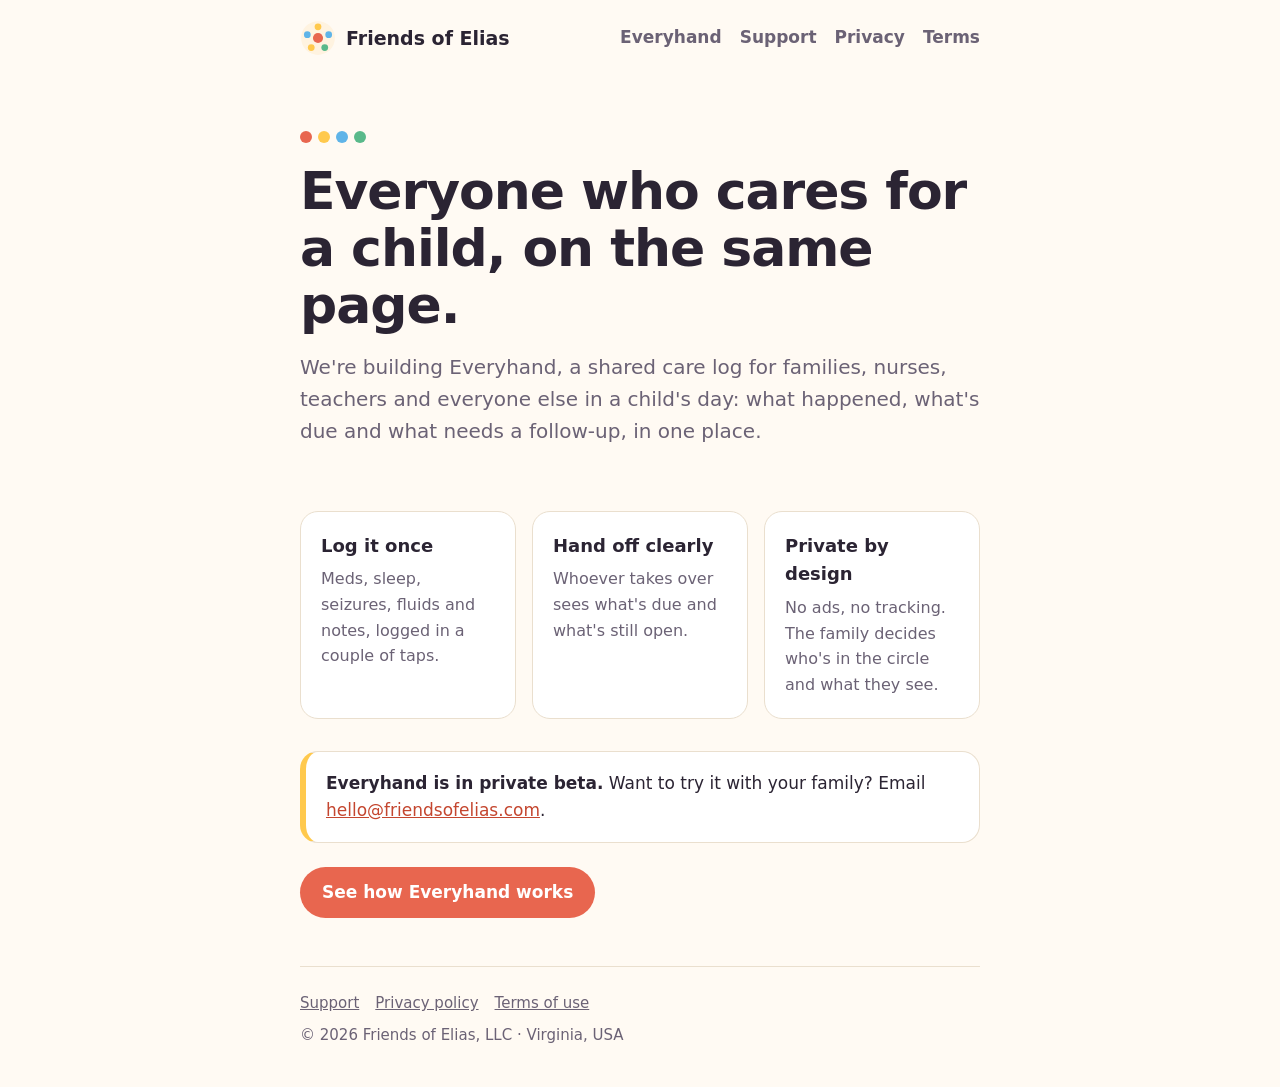
<file: index.html>
<!doctype html>
<html lang="en">
<head>
  <meta charset="utf-8">
  <meta name="viewport" content="width=device-width, initial-scale=1">
  <title>Friends of Elias</title>
  <meta name="description" content="Friends of Elias, LLC makes Everyhand, a shared care log that helps families and caregivers share the care of a child with complex needs.">
  <link rel="icon" href="/favicon.svg" type="image/svg+xml">
  <link rel="stylesheet" href="/styles.css">
</head>
<body>
  <div class="wrap">
    <header class="site">
      <a class="brand" href="/"><img src="/favicon.svg" alt="" width="36" height="36">Friends of Elias</a>
      <nav class="site" aria-label="Main">
        <a href="https://geteveryhand.com/">Everyhand</a>
        <a href="/support/">Support</a>
        <a href="/privacy/">Privacy</a>
        <a href="/terms/">Terms</a>
      </nav>
    </header>

    <main>
      <section class="hero">
        <div class="dots" aria-hidden="true">
          <span style="background:var(--accent)"></span><span style="background:var(--sun)"></span>
          <span style="background:var(--sky)"></span><span style="background:var(--leaf)"></span>
        </div>
        <h1>Everyone who cares for a child, on the same page.</h1>
        <p>We're building Everyhand, a shared care log for families, nurses, teachers and everyone
          else in a child's day: what happened, what's due and what needs a follow-up, in one place.</p>
      </section>

      <div class="cards">
        <div class="card">
          <h3>Log it once</h3>
          <p>Meds, sleep, seizures, fluids and notes, logged in a couple of taps.</p>
        </div>
        <div class="card">
          <h3>Hand off clearly</h3>
          <p>Whoever takes over sees what's due and what's still open.</p>
        </div>
        <div class="card">
          <h3>Private by design</h3>
          <p>No ads, no tracking. The family decides who's in the circle and what they see.</p>
        </div>
      </div>

      <div class="callout">
        <p><strong>Everyhand is in private beta.</strong> Want to try it with your family?
          Email <a href="mailto:hello@friendsofelias.com">hello@friendsofelias.com</a>.</p>
      </div>

      <p><a class="button" href="https://geteveryhand.com/">See how Everyhand works</a></p>
    </main>

    <footer class="site">
      <nav aria-label="Footer">
        <a href="/support/">Support</a>
        <a href="/privacy/">Privacy policy</a>
        <a href="/terms/">Terms of use</a>
      </nav>
      <div>© 2026 Friends of Elias, LLC · Virginia, USA</div>
    </footer>
  </div>
</body>
</html>
</file>
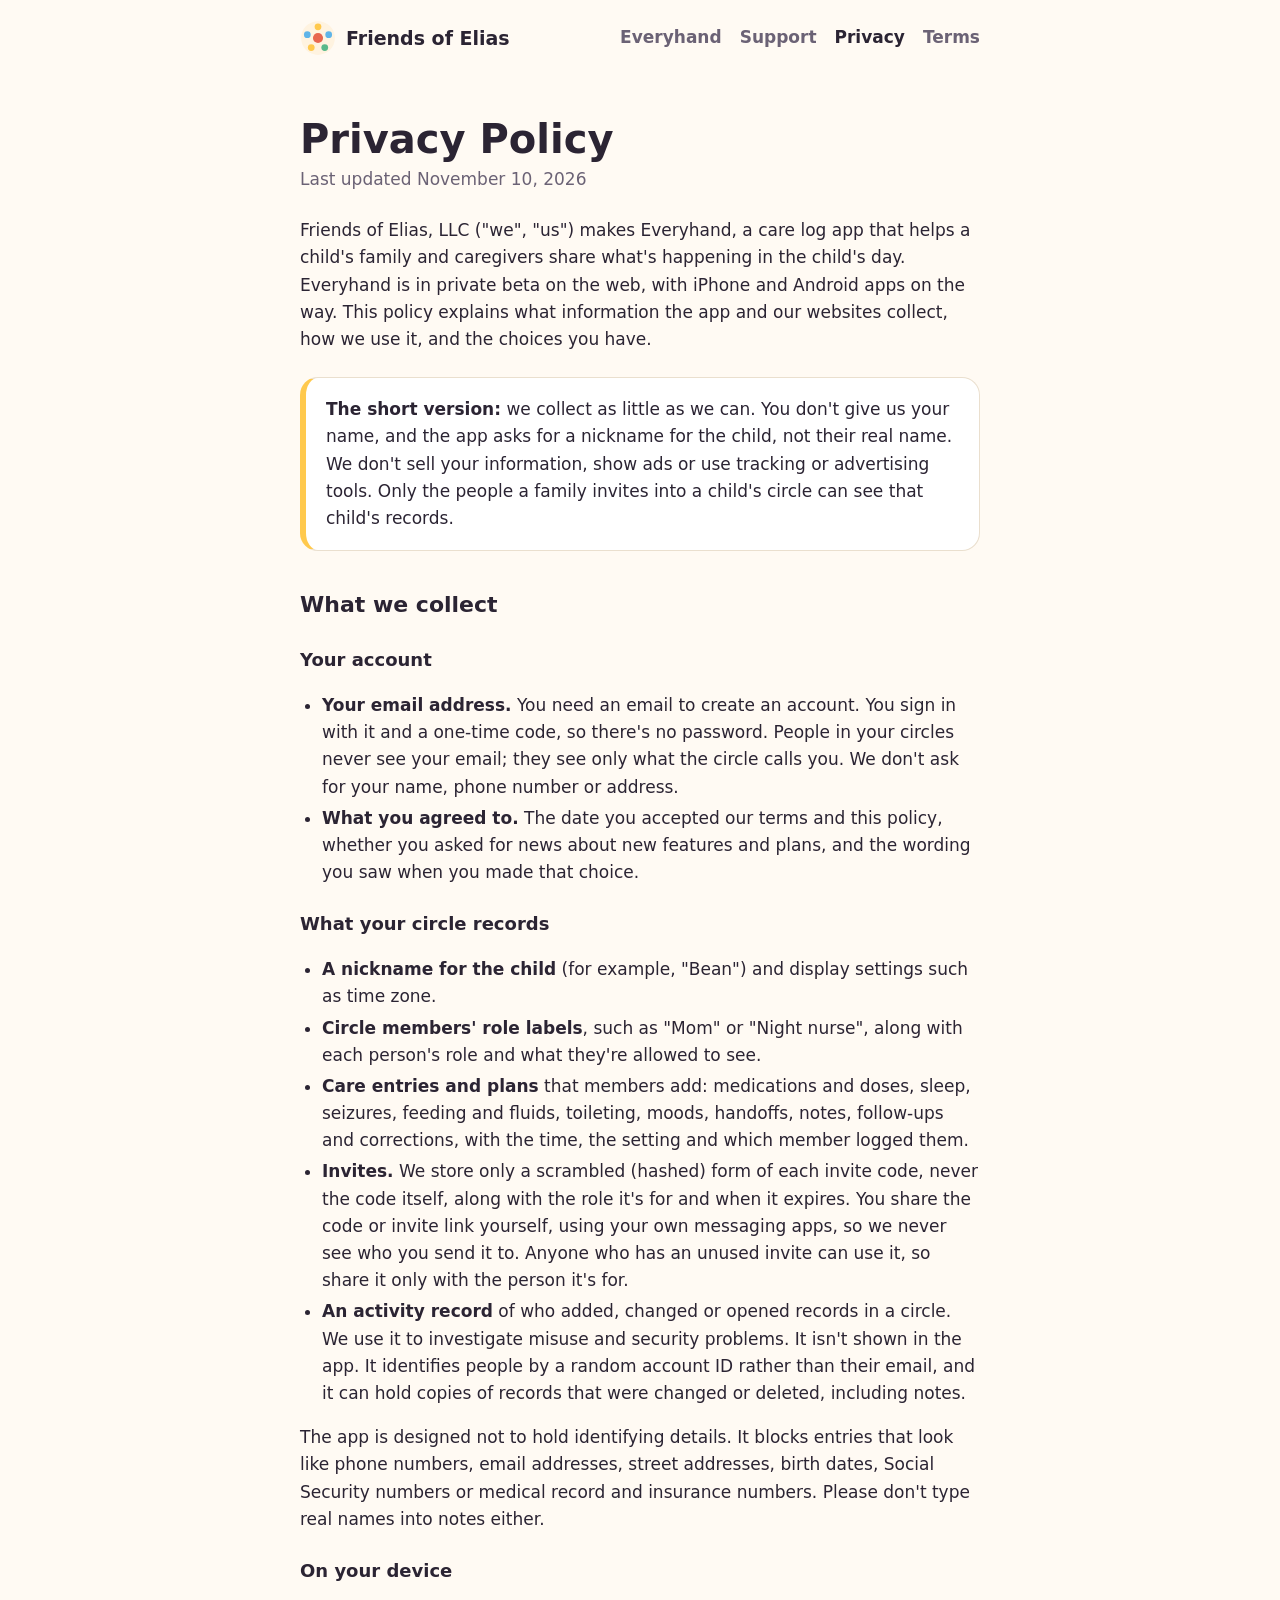
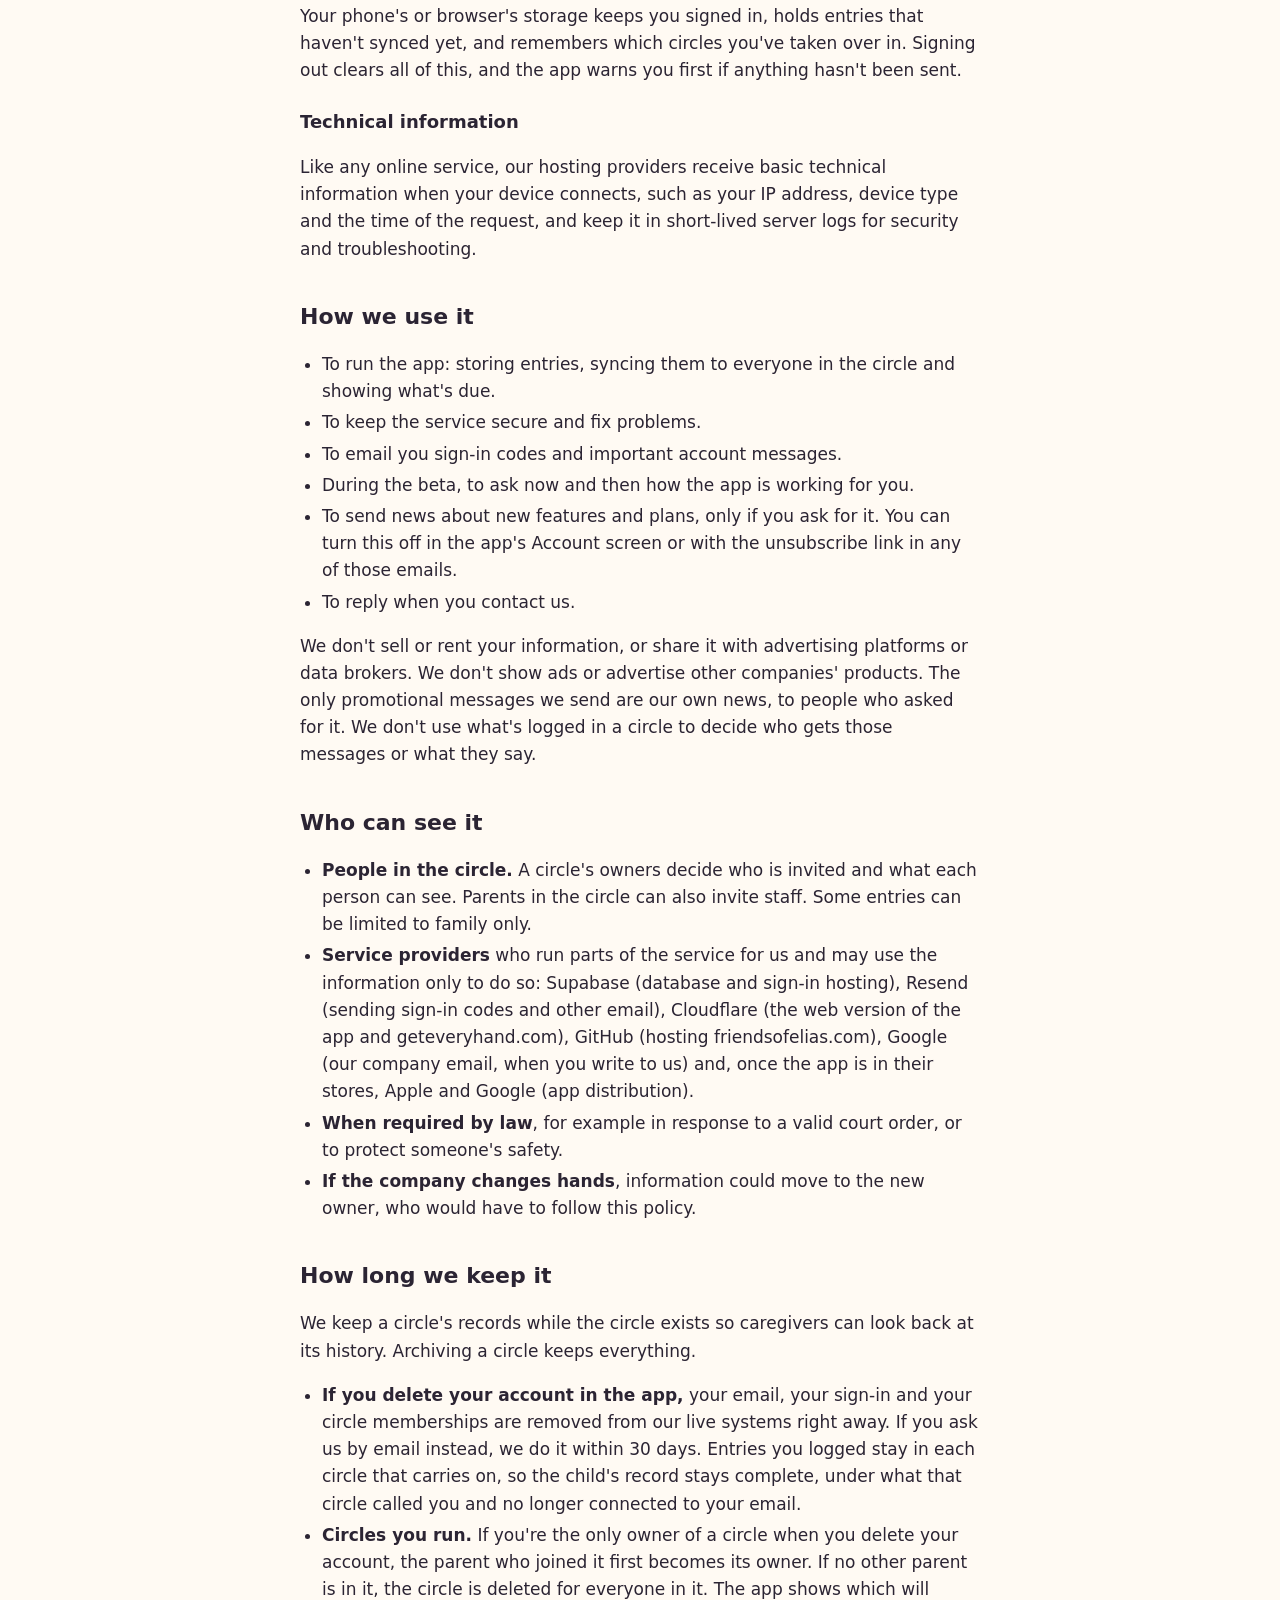
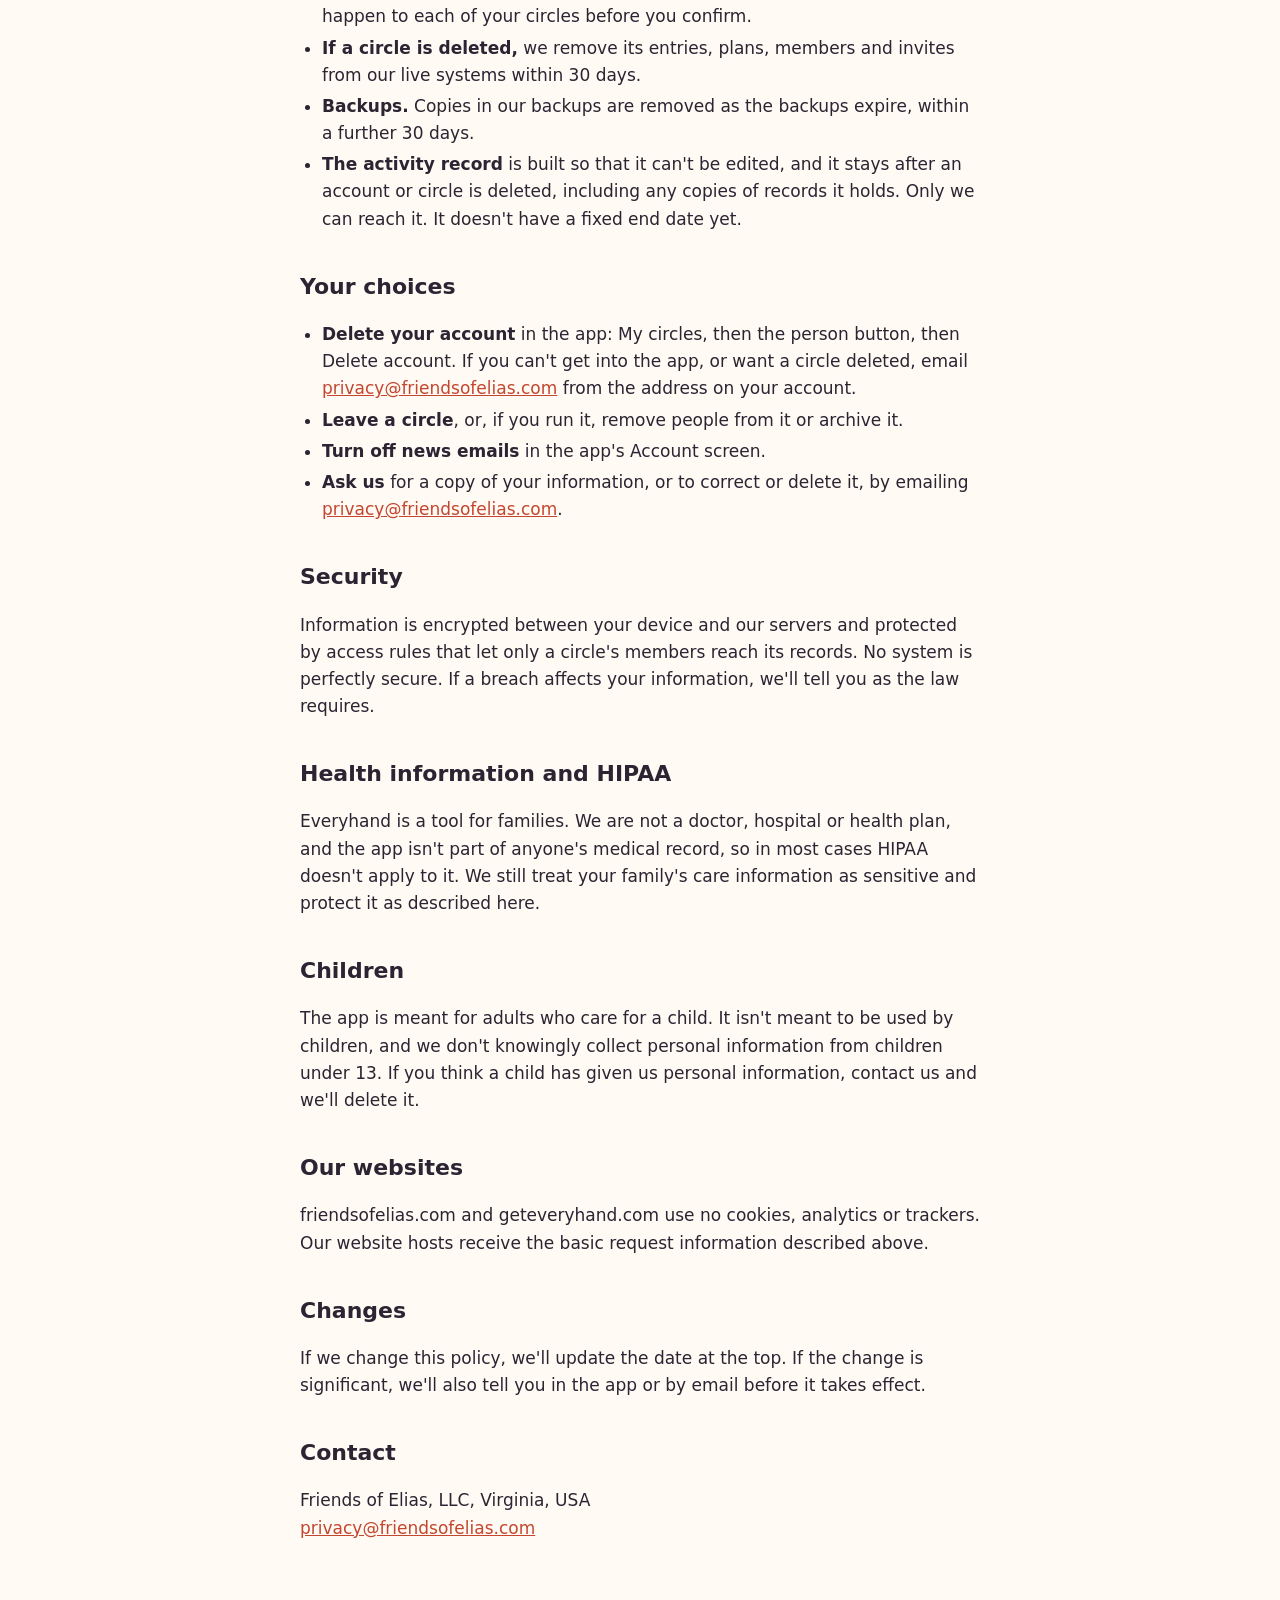
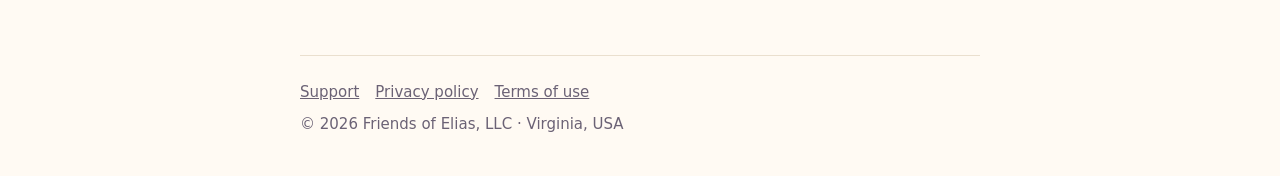
<file: privacy/index.html>
<!doctype html>
<html lang="en">
<head>
  <meta charset="utf-8">
  <meta name="viewport" content="width=device-width, initial-scale=1">
  <title>Privacy Policy · Friends of Elias</title>
  <meta name="description" content="How Everyhand, the care log app from Friends of Elias, handles your family's information.">
  <link rel="icon" href="/favicon.svg" type="image/svg+xml">
  <link rel="stylesheet" href="/styles.css">
</head>
<body>
  <div class="wrap">
    <header class="site">
      <a class="brand" href="/"><img src="/favicon.svg" alt="" width="36" height="36">Friends of Elias</a>
      <nav class="site" aria-label="Main">
        <a href="https://geteveryhand.com/">Everyhand</a>
        <a href="/support/">Support</a>
        <a href="/privacy/" aria-current="page">Privacy</a>
        <a href="/terms/">Terms</a>
      </nav>
    </header>

    <main class="doc">
      <h1>Privacy Policy</h1>
      <p class="updated">Last updated November 10, 2026</p>

      <p>Friends of Elias, LLC ("we", "us") makes Everyhand, a care log app that helps a child's
        family and caregivers share what's happening in the child's day. Everyhand is in private
        beta on the web, with iPhone and Android apps on the way. This policy explains what
        information the app and our websites collect, how we use it, and the choices you have.</p>

      <div class="callout">
        <p><strong>The short version:</strong> we collect as little as we can. You don't give us your
          name, and the app asks for a nickname for the child, not their real name. We don't sell
          your information, show ads or use tracking or advertising tools. Only the people a family
          invites into a child's circle can see that child's records.</p>
      </div>

      <h2>What we collect</h2>
      <h3>Your account</h3>
      <ul>
        <li><strong>Your email address.</strong> You need an email to create an account. You sign in
          with it and a one-time code, so there's no password. People in your circles never see your
          email; they see only what the circle calls you. We don't ask for your name, phone number
          or address.</li>
        <li><strong>What you agreed to.</strong> The date you accepted our terms and this policy,
          whether you asked for news about new features and plans, and the wording you saw when you
          made that choice.</li>
      </ul>

      <h3>What your circle records</h3>
      <ul>
        <li><strong>A nickname for the child</strong> (for example, "Bean") and display settings
          such as time zone.</li>
        <li><strong>Circle members' role labels</strong>, such as "Mom" or "Night nurse", along with
          each person's role and what they're allowed to see.</li>
        <li><strong>Care entries and plans</strong> that members add: medications and doses, sleep,
          seizures, feeding and fluids, toileting, moods, handoffs, notes, follow-ups and
          corrections, with the time, the setting and which member logged them.</li>
        <li><strong>Invites.</strong> We store only a scrambled (hashed) form of each invite code,
          never the code itself, along with the role it's for and when it expires. You share the
          code or invite link yourself, using your own messaging apps, so we never see who you send
          it to. Anyone who has an unused invite can use it, so share it only with the person it's
          for.</li>
        <li><strong>An activity record</strong> of who added, changed or opened records in a circle.
          We use it to investigate misuse and security problems. It isn't shown in the app. It
          identifies people by a random account ID rather than their email, and it can hold copies
          of records that were changed or deleted, including notes.</li>
      </ul>
      <p>The app is designed not to hold identifying details. It blocks entries that look like
        phone numbers, email addresses, street addresses, birth dates, Social Security numbers or
        medical record and insurance numbers. Please don't type real names into notes either.</p>

      <h3>On your device</h3>
      <p>Your phone's or browser's storage keeps you signed in, holds entries that haven't synced yet,
        and remembers which circles you've taken over in. Signing out clears all of this, and the app
        warns you first if anything hasn't been sent.</p>

      <h3>Technical information</h3>
      <p>Like any online service, our hosting providers receive basic technical information when
        your device connects, such as your IP address, device type and the time of the request,
        and keep it in short-lived server logs for security and troubleshooting.</p>

      <h2>How we use it</h2>
      <ul>
        <li>To run the app: storing entries, syncing them to everyone in the circle and showing
          what's due.</li>
        <li>To keep the service secure and fix problems.</li>
        <li>To email you sign-in codes and important account messages.</li>
        <li>During the beta, to ask now and then how the app is working for you.</li>
        <li>To send news about new features and plans, only if you ask for it. You can turn this off
          in the app's Account screen or with the unsubscribe link in any of those emails.</li>
        <li>To reply when you contact us.</li>
      </ul>
      <p>We don't sell or rent your information, or share it with advertising platforms or data
        brokers. We don't show ads or advertise other companies' products. The only promotional
        messages we send are our own news, to people who asked for it. We don't use what's logged in
        a circle to decide who gets those messages or what they say.</p>

      <h2>Who can see it</h2>
      <ul>
        <li><strong>People in the circle.</strong> A circle's owners decide who is invited and what
          each person can see. Parents in the circle can also invite staff. Some entries can be
          limited to family only.</li>
        <li><strong>Service providers</strong> who run parts of the service for us and may use the
          information only to do so: Supabase (database and sign-in hosting), Resend (sending sign-in
          codes and other email), Cloudflare (the web version of the app and geteveryhand.com),
          GitHub (hosting friendsofelias.com), Google (our company email, when you write to us) and,
          once the app is in their stores, Apple and Google (app distribution).</li>
        <li><strong>When required by law</strong>, for example in response to a valid court order, or
          to protect someone's safety.</li>
        <li><strong>If the company changes hands</strong>, information could move to the new owner,
          who would have to follow this policy.</li>
      </ul>

      <h2>How long we keep it</h2>
      <p>We keep a circle's records while the circle exists so caregivers can look back at its
        history. Archiving a circle keeps everything.</p>
      <ul>
        <li><strong>If you delete your account in the app,</strong> your email, your sign-in and your
          circle memberships are removed from our live systems right away. If you ask us by email
          instead, we do it within 30 days. Entries you logged stay in each circle that carries on,
          so the child's record stays complete, under what that circle called you and no longer
          connected to your email.</li>
        <li><strong>Circles you run.</strong> If you're the only owner of a circle when you delete
          your account, the parent who joined it first becomes its owner. If no other parent is in
          it, the circle is deleted for everyone in it. The app shows which will happen to each of
          your circles before you confirm.</li>
        <li><strong>If a circle is deleted,</strong> we remove its entries, plans, members and invites
          from our live systems within 30 days.</li>
        <li><strong>Backups.</strong> Copies in our backups are removed as the backups expire, within
          a further 30 days.</li>
        <li><strong>The activity record</strong> is built so that it can't be edited, and it stays
          after an account or circle is deleted, including any copies of records it holds. Only we
          can reach it. It doesn't have a fixed end date yet.</li>
      </ul>

      <h2>Your choices</h2>
      <ul>
        <li><strong>Delete your account</strong> in the app: My circles, then the person button,
          then Delete account. If you can't get into the app, or want a circle deleted, email
          <a href="mailto:privacy@friendsofelias.com">privacy@friendsofelias.com</a> from the address
          on your account.</li>
        <li><strong>Leave a circle</strong>, or, if you run it, remove people from it or archive
          it.</li>
        <li><strong>Turn off news emails</strong> in the app's Account screen.</li>
        <li><strong>Ask us</strong> for a copy of your information, or to correct or delete it, by
          emailing <a href="mailto:privacy@friendsofelias.com">privacy@friendsofelias.com</a>.</li>
      </ul>

      <h2>Security</h2>
      <p>Information is encrypted between your device and our servers and protected by access
        rules that let only a circle's members reach its records. No system is perfectly secure.
        If a breach affects your information, we'll tell you as the law requires.</p>

      <h2>Health information and HIPAA</h2>
      <p>Everyhand is a tool for families. We are not a doctor, hospital or health plan, and the app
        isn't part of anyone's medical record, so in most cases HIPAA doesn't apply to it. We still
        treat your family's care information as sensitive and protect it as described here.</p>

      <h2>Children</h2>
      <p>The app is meant for adults who care for a child. It isn't meant to be used by children,
        and we don't knowingly collect personal information from children under 13. If you think a
        child has given us personal information, contact us and we'll delete it.</p>

      <h2>Our websites</h2>
      <p>friendsofelias.com and geteveryhand.com use no cookies, analytics or trackers. Our website
        hosts receive the basic request information described above.</p>

      <h2>Changes</h2>
      <p>If we change this policy, we'll update the date at the top. If the change is significant,
        we'll also tell you in the app or by email before it takes effect.</p>

      <h2>Contact</h2>
      <p>Friends of Elias, LLC, Virginia, USA<br>
        <a href="mailto:privacy@friendsofelias.com">privacy@friendsofelias.com</a></p>
    </main>

    <footer class="site">
      <nav aria-label="Footer">
        <a href="/support/">Support</a>
        <a href="/privacy/">Privacy policy</a>
        <a href="/terms/">Terms of use</a>
      </nav>
      <div>© 2026 Friends of Elias, LLC · Virginia, USA</div>
    </footer>
  </div>
</body>
</html>
</file>
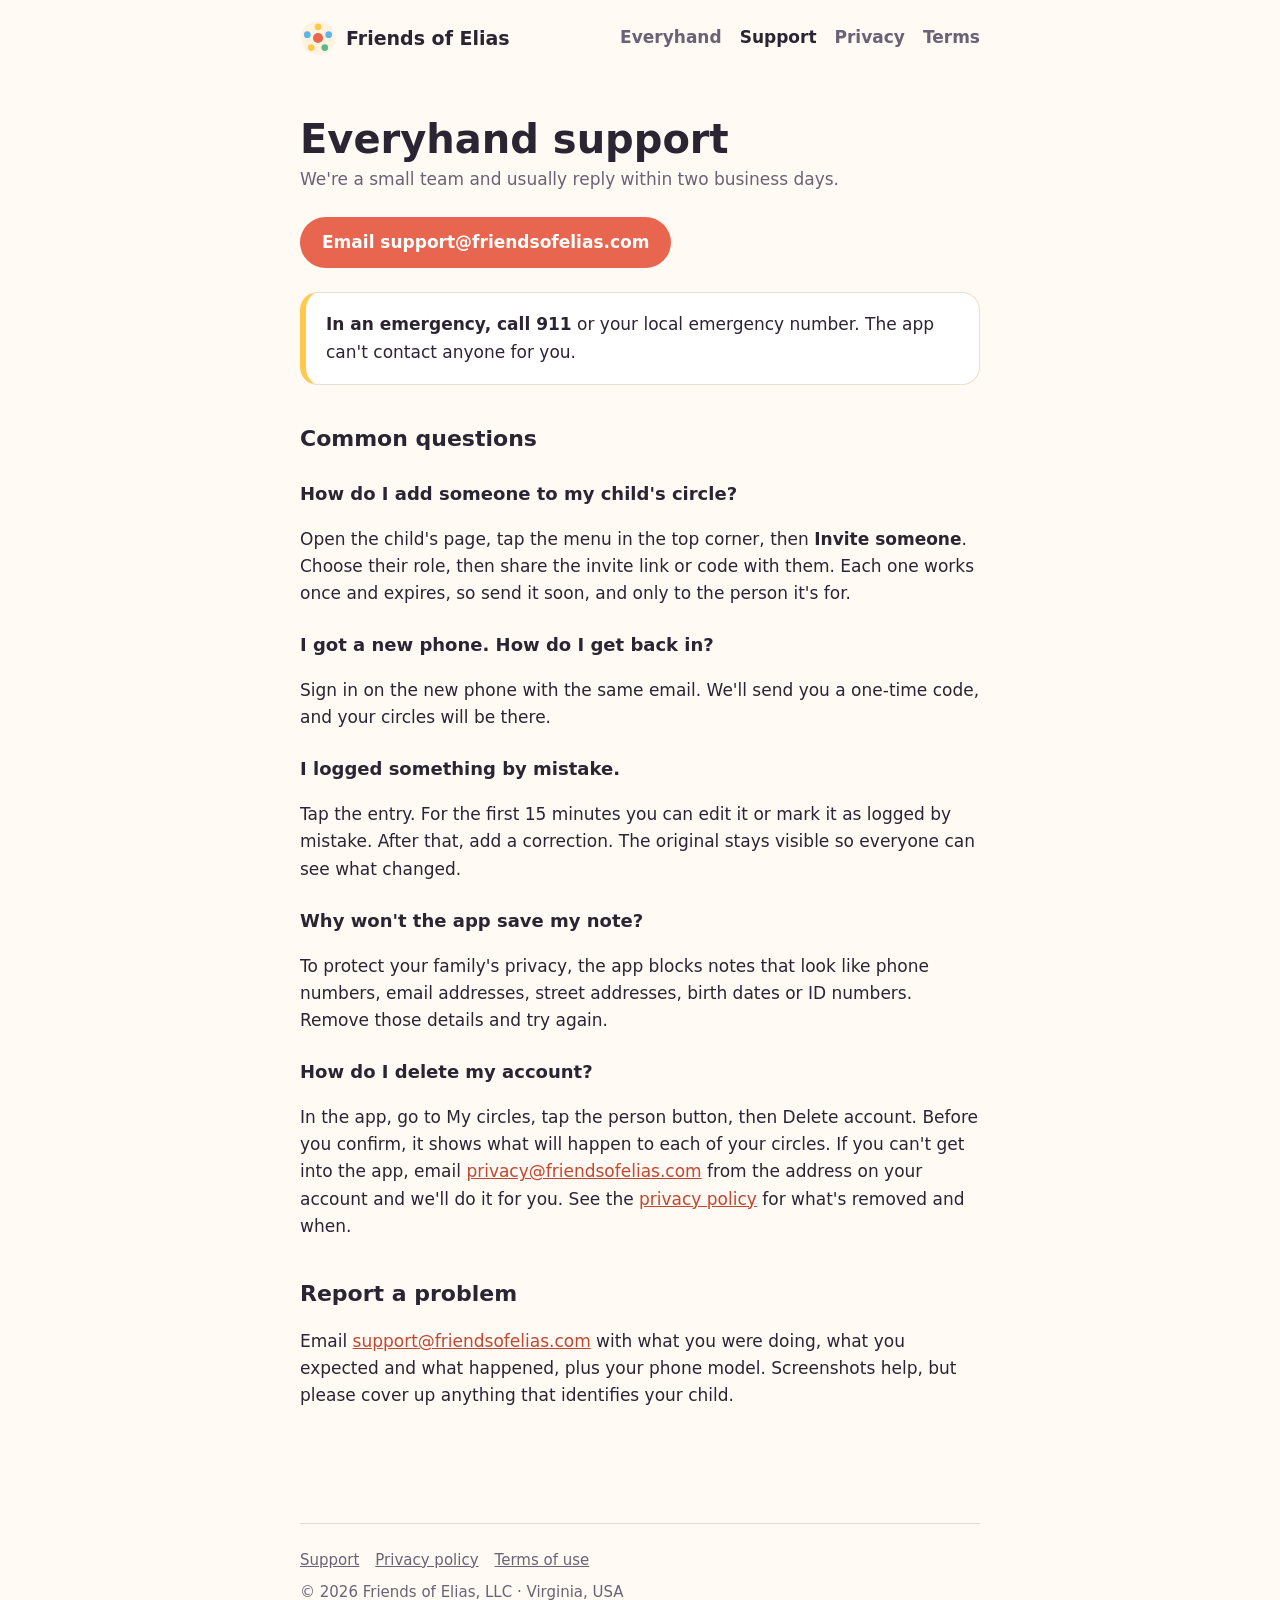
<file: support/index.html>
<!doctype html>
<html lang="en">
<head>
  <meta charset="utf-8">
  <meta name="viewport" content="width=device-width, initial-scale=1">
  <title>Support · Friends of Elias</title>
  <meta name="description" content="Get help with Everyhand, the care log app from Friends of Elias.">
  <link rel="icon" href="/favicon.svg" type="image/svg+xml">
  <link rel="stylesheet" href="/styles.css">
</head>
<body>
  <div class="wrap">
    <header class="site">
      <a class="brand" href="/"><img src="/favicon.svg" alt="" width="36" height="36">Friends of Elias</a>
      <nav class="site" aria-label="Main">
        <a href="https://geteveryhand.com/">Everyhand</a>
        <a href="/support/" aria-current="page">Support</a>
        <a href="/privacy/">Privacy</a>
        <a href="/terms/">Terms</a>
      </nav>
    </header>

    <main class="doc">
      <h1>Everyhand support</h1>
      <p class="updated">We're a small team and usually reply within two business days.</p>

      <p><a class="button" href="mailto:support@friendsofelias.com">Email support@friendsofelias.com</a></p>

      <div class="callout">
        <p><strong>In an emergency, call 911</strong> or your local emergency number. The app can't
          contact anyone for you.</p>
      </div>

      <h2>Common questions</h2>

      <h3>How do I add someone to my child's circle?</h3>
      <p>Open the child's page, tap the menu in the top corner, then <strong>Invite someone</strong>.
        Choose their role, then share the invite link or code with them. Each one works once and
        expires, so send it soon, and only to the person it's for.</p>

      <h3>I got a new phone. How do I get back in?</h3>
      <p>Sign in on the new phone with the same email. We'll send you a one-time code, and your
        circles will be there.</p>

      <h3>I logged something by mistake.</h3>
      <p>Tap the entry. For the first 15 minutes you can edit it or mark it as logged by mistake.
        After that, add a correction. The original stays visible so everyone can see what changed.</p>

      <h3>Why won't the app save my note?</h3>
      <p>To protect your family's privacy, the app blocks notes that look like phone numbers,
        email addresses, street addresses, birth dates or ID numbers. Remove those details and try
        again.</p>

      <h3>How do I delete my account?</h3>
      <p>In the app, go to My circles, tap the person button, then Delete account. Before you
        confirm, it shows what will happen to each of your circles. If you can't get into the app,
        email <a href="mailto:privacy@friendsofelias.com">privacy@friendsofelias.com</a> from the
        address on your account and we'll do it for you. See the
        <a href="/privacy/">privacy policy</a> for what's removed and when.</p>

      <h2>Report a problem</h2>
      <p>Email <a href="mailto:support@friendsofelias.com">support@friendsofelias.com</a> with what
        you were doing, what you expected and what happened, plus your phone model. Screenshots
        help, but please cover up anything that identifies your child.</p>
    </main>

    <footer class="site">
      <nav aria-label="Footer">
        <a href="/support/">Support</a>
        <a href="/privacy/">Privacy policy</a>
        <a href="/terms/">Terms of use</a>
      </nav>
      <div>© 2026 Friends of Elias, LLC · Virginia, USA</div>
    </footer>
  </div>
</body>
</html>
</file>
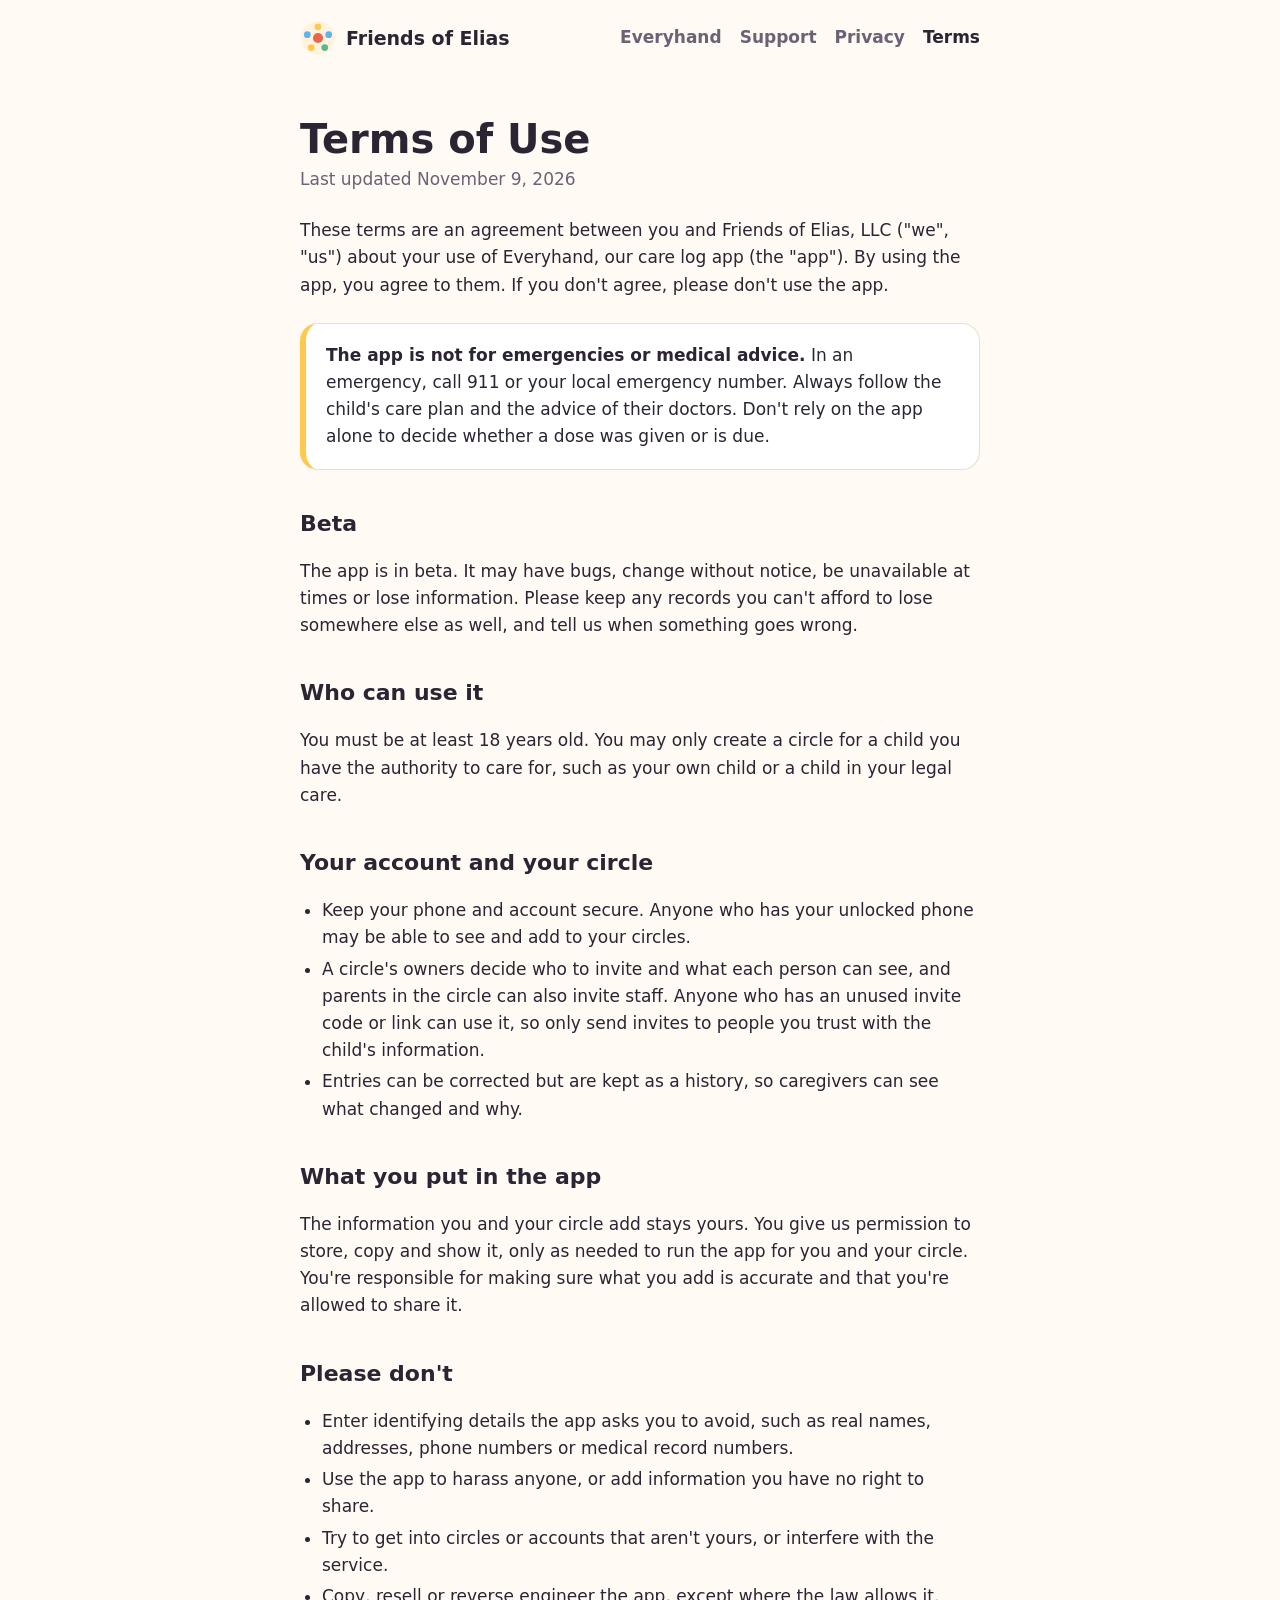
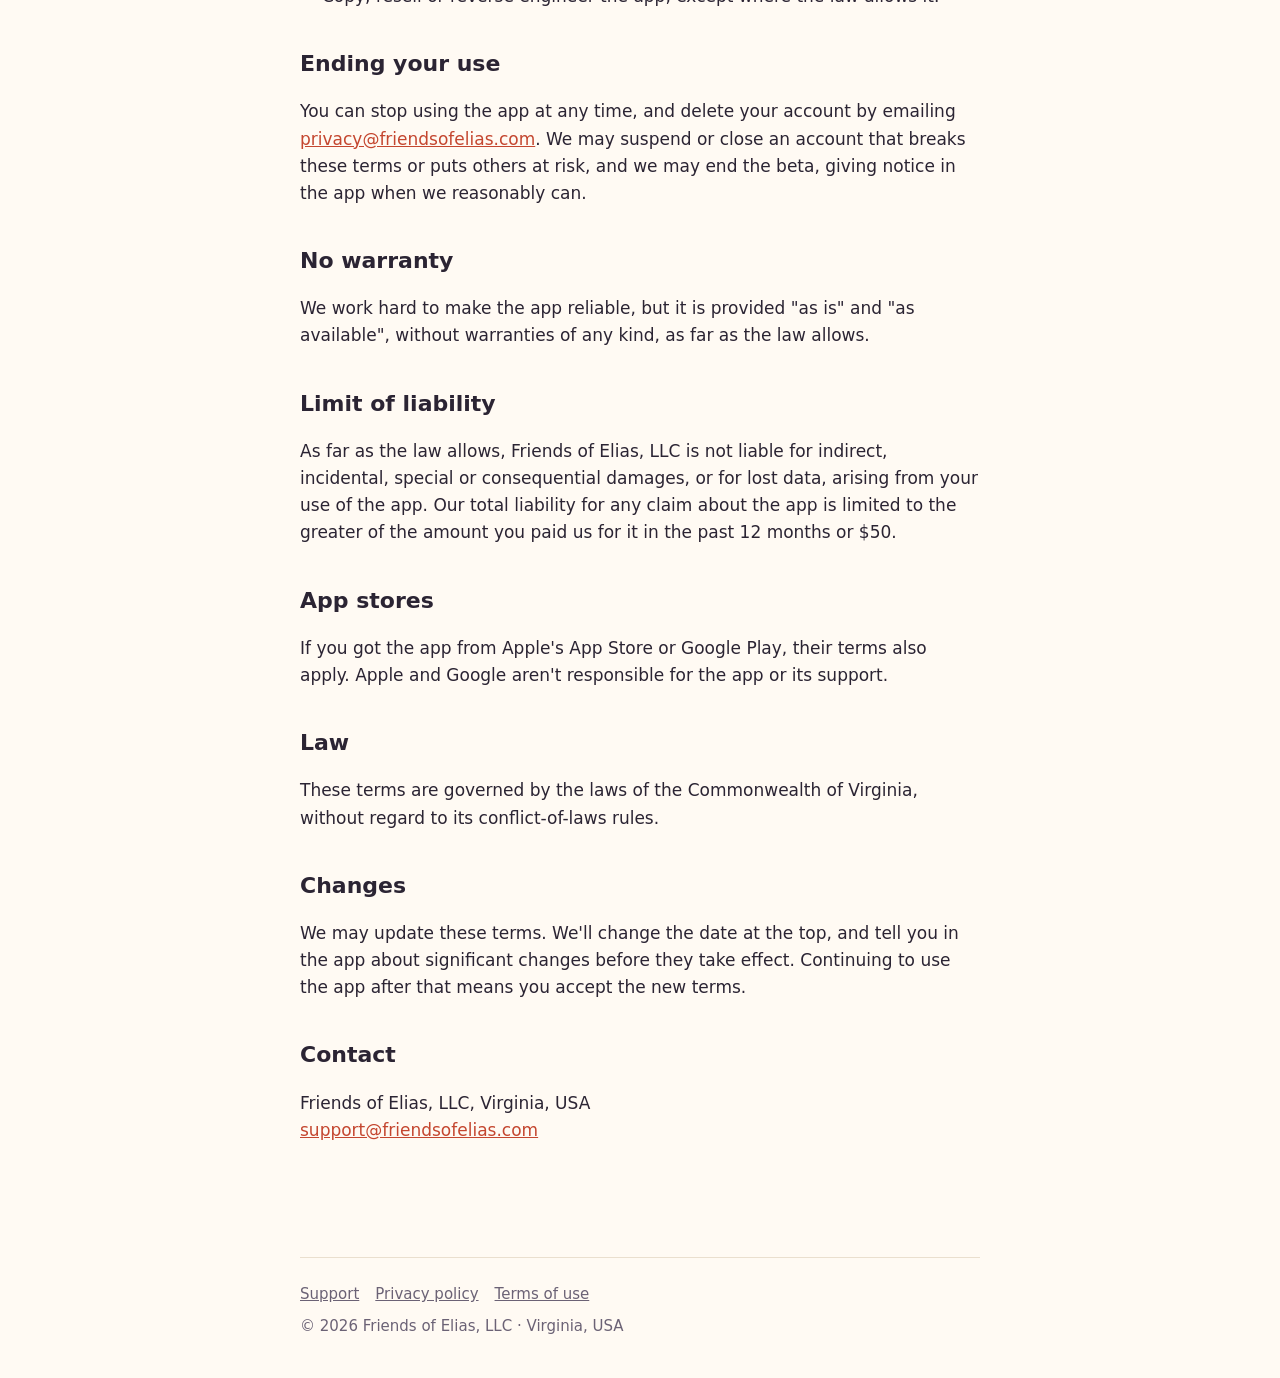
<file: terms/index.html>
<!doctype html>
<html lang="en">
<head>
  <meta charset="utf-8">
  <meta name="viewport" content="width=device-width, initial-scale=1">
  <title>Terms of Use · Friends of Elias</title>
  <meta name="description" content="The terms for using Everyhand, the care log app from Friends of Elias.">
  <link rel="icon" href="/favicon.svg" type="image/svg+xml">
  <link rel="stylesheet" href="/styles.css">
</head>
<body>
  <div class="wrap">
    <header class="site">
      <a class="brand" href="/"><img src="/favicon.svg" alt="" width="36" height="36">Friends of Elias</a>
      <nav class="site" aria-label="Main">
        <a href="https://geteveryhand.com/">Everyhand</a>
        <a href="/support/">Support</a>
        <a href="/privacy/">Privacy</a>
        <a href="/terms/" aria-current="page">Terms</a>
      </nav>
    </header>

    <main class="doc">
      <h1>Terms of Use</h1>
      <p class="updated">Last updated November 9, 2026</p>

      <p>These terms are an agreement between you and Friends of Elias, LLC ("we", "us") about your
        use of Everyhand, our care log app (the "app"). By using the app, you agree to them. If you
        don't agree, please don't use the app.</p>

      <div class="callout">
        <p><strong>The app is not for emergencies or medical advice.</strong> In an emergency, call
          911 or your local emergency number. Always follow the child's care plan and the advice of
          their doctors. Don't rely on the app alone to decide whether a dose was given or is due.</p>
      </div>

      <h2>Beta</h2>
      <p>The app is in beta. It may have bugs, change without notice, be unavailable at times or
        lose information. Please keep any records you can't afford to lose somewhere else as well,
        and tell us when something goes wrong.</p>

      <h2>Who can use it</h2>
      <p>You must be at least 18 years old. You may only create a circle for a child you have the
        authority to care for, such as your own child or a child in your legal care.</p>

      <h2>Your account and your circle</h2>
      <ul>
        <li>Keep your phone and account secure. Anyone who has your unlocked phone may be able to see
          and add to your circles.</li>
        <li>A circle's owners decide who to invite and what each person can see, and parents in the
          circle can also invite staff. Anyone who has an unused invite code or link can use it, so
          only send invites to people you trust with the child's information.</li>
        <li>Entries can be corrected but are kept as a history, so caregivers can see what changed
          and why.</li>
      </ul>

      <h2>What you put in the app</h2>
      <p>The information you and your circle add stays yours. You give us permission to store,
        copy and show it, only as needed to run the app for you and your circle. You're responsible
        for making sure what you add is accurate and that you're allowed to share it.</p>

      <h2>Please don't</h2>
      <ul>
        <li>Enter identifying details the app asks you to avoid, such as real names, addresses,
          phone numbers or medical record numbers.</li>
        <li>Use the app to harass anyone, or add information you have no right to share.</li>
        <li>Try to get into circles or accounts that aren't yours, or interfere with the service.</li>
        <li>Copy, resell or reverse engineer the app, except where the law allows it.</li>
      </ul>

      <h2>Ending your use</h2>
      <p>You can stop using the app at any time, and delete your account by emailing
        <a href="mailto:privacy@friendsofelias.com">privacy@friendsofelias.com</a>. We may suspend or close
        an account that breaks these terms or puts others at risk, and we may end the beta, giving
        notice in the app when we reasonably can.</p>

      <h2>No warranty</h2>
      <p>We work hard to make the app reliable, but it is provided "as is" and "as available",
        without warranties of any kind, as far as the law allows.</p>

      <h2>Limit of liability</h2>
      <p>As far as the law allows, Friends of Elias, LLC is not liable for indirect, incidental,
        special or consequential damages, or for lost data, arising from your use of the app. Our
        total liability for any claim about the app is limited to the greater of the amount you paid
        us for it in the past 12 months or $50.</p>

      <h2>App stores</h2>
      <p>If you got the app from Apple's App Store or Google Play, their terms also apply. Apple
        and Google aren't responsible for the app or its support.</p>

      <h2>Law</h2>
      <p>These terms are governed by the laws of the Commonwealth of Virginia, without regard to
        its conflict-of-laws rules.</p>

      <h2>Changes</h2>
      <p>We may update these terms. We'll change the date at the top, and tell you in the app about
        significant changes before they take effect. Continuing to use the app after that means you
        accept the new terms.</p>

      <h2>Contact</h2>
      <p>Friends of Elias, LLC, Virginia, USA<br>
        <a href="mailto:support@friendsofelias.com">support@friendsofelias.com</a></p>
    </main>

    <footer class="site">
      <nav aria-label="Footer">
        <a href="/support/">Support</a>
        <a href="/privacy/">Privacy policy</a>
        <a href="/terms/">Terms of use</a>
      </nav>
      <div>© 2026 Friends of Elias, LLC · Virginia, USA</div>
    </footer>
  </div>
</body>
</html>
</file>
<file: styles.css>
:root {
  --bg: #fffaf3;
  --surface: #ffffff;
  --text: #2b2433;
  --muted: #6b6275;
  --border: #eadfce;
  --accent: #e8664f;
  --accent-text: #ffffff;
  --sun: #ffc94d;
  --sky: #5fb4e8;
  --leaf: #59b98a;
  --link: #c4462f;
  --radius: 18px;
  color-scheme: light dark;
}

@media (prefers-color-scheme: dark) {
  :root {
    --bg: #1d1a22;
    --surface: #26222c;
    --text: #f4eee6;
    --muted: #b3a9bc;
    --border: #3a3442;
    --accent: #f07a64;
    --accent-text: #1d1a22;
    --link: #ff9a85;
  }
}

* { box-sizing: border-box; }

html { -webkit-text-size-adjust: 100%; }

body {
  margin: 0;
  background: var(--bg);
  color: var(--text);
  font-family: ui-rounded, "SF Pro Rounded", system-ui, -apple-system, "Segoe UI", Roboto, sans-serif;
  font-size: 17px;
  line-height: 1.6;
}

a { color: var(--link); }

.wrap { max-width: 720px; margin: 0 auto; padding: 0 20px; }

header.site {
  display: flex; align-items: center; justify-content: space-between; gap: 16px;
  padding: 20px 0; flex-wrap: wrap;
}
.brand { display: flex; align-items: center; gap: 10px; color: var(--text); text-decoration: none; font-weight: 800; font-size: 19px; }
.brand img { width: 36px; height: 36px; flex: none; }
nav.site { display: flex; gap: 18px; flex-wrap: wrap; }
nav.site a { color: var(--muted); text-decoration: none; font-weight: 600; }
nav.site a:hover, nav.site a[aria-current="page"] { color: var(--text); }

.hero { padding: 48px 0 32px; }
.hero h1 { font-size: clamp(34px, 7vw, 52px); line-height: 1.1; margin: 0 0 16px; letter-spacing: -0.02em; }
.hero p { font-size: 20px; color: var(--muted); margin: 0; max-width: 34em; }
.dots { display: inline-flex; gap: 6px; margin-bottom: 20px; }
.dots span { width: 12px; height: 12px; border-radius: 50%; }

.cards { display: grid; gap: 16px; grid-template-columns: repeat(auto-fit, minmax(200px, 1fr)); margin: 32px 0; }
.card { background: var(--surface); border: 1px solid var(--border); border-radius: var(--radius); padding: 20px; }
.card h3 { margin: 0 0 6px; font-size: 18px; }
.card p { margin: 0; color: var(--muted); font-size: 16px; }

.callout { background: var(--surface); border: 1px solid var(--border); border-left: 6px solid var(--sun); border-radius: var(--radius); padding: 18px 20px; margin: 24px 0; }
.callout p { margin: 0; }

.button {
  display: inline-block; background: var(--accent); color: var(--accent-text); text-decoration: none;
  font-weight: 700; padding: 12px 22px; border-radius: 999px;
}

main.doc { padding: 24px 0 48px; }
main.doc h1 { font-size: clamp(30px, 6vw, 40px); line-height: 1.15; margin: 16px 0 4px; }
main.doc .updated { color: var(--muted); margin: 0 0 24px; }
main.doc h2 { font-size: 22px; margin: 36px 0 8px; }
main.doc h3 { font-size: 18px; margin: 24px 0 6px; }
main.doc ul { padding-left: 22px; }
main.doc li { margin: 4px 0; }

footer.site { border-top: 1px solid var(--border); margin-top: 48px; padding: 24px 0 40px; color: var(--muted); font-size: 15px; }
footer.site nav { display: flex; gap: 16px; flex-wrap: wrap; margin-bottom: 8px; }
footer.site a { color: var(--muted); }
</file>
